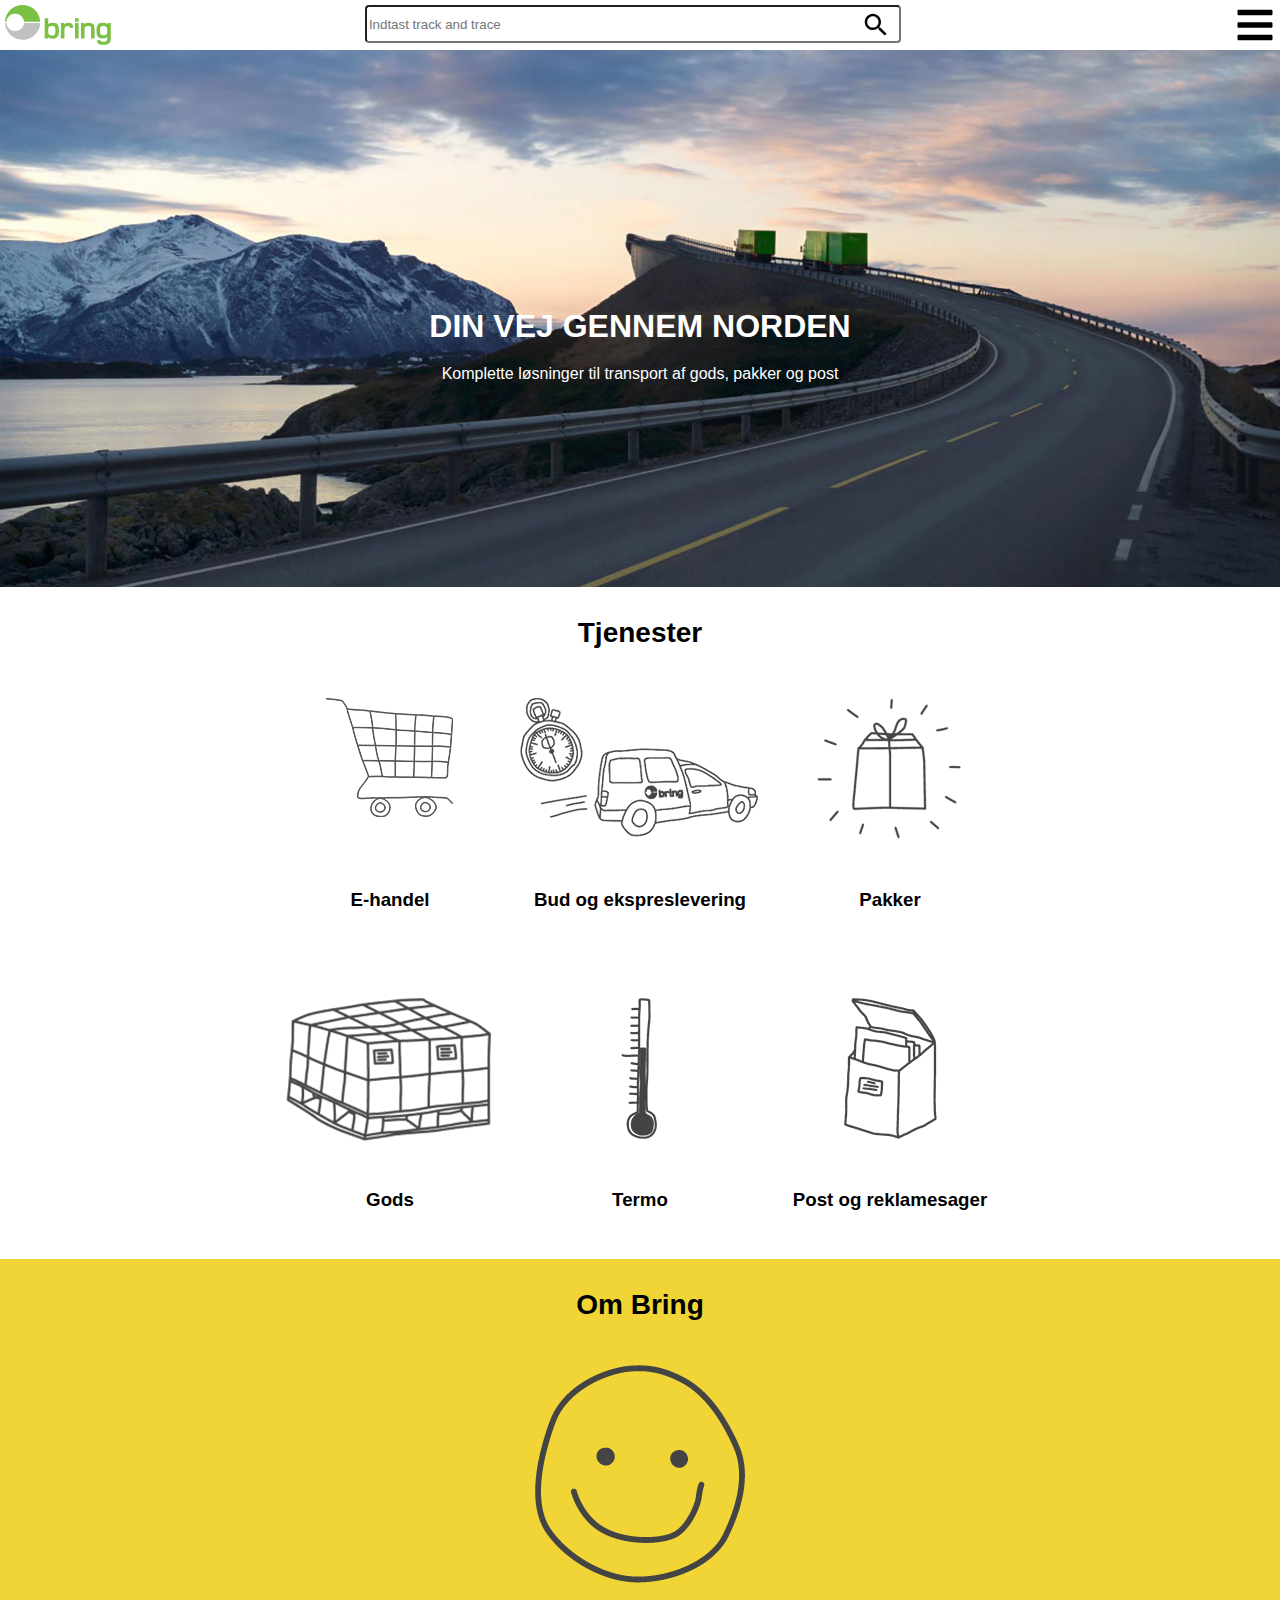
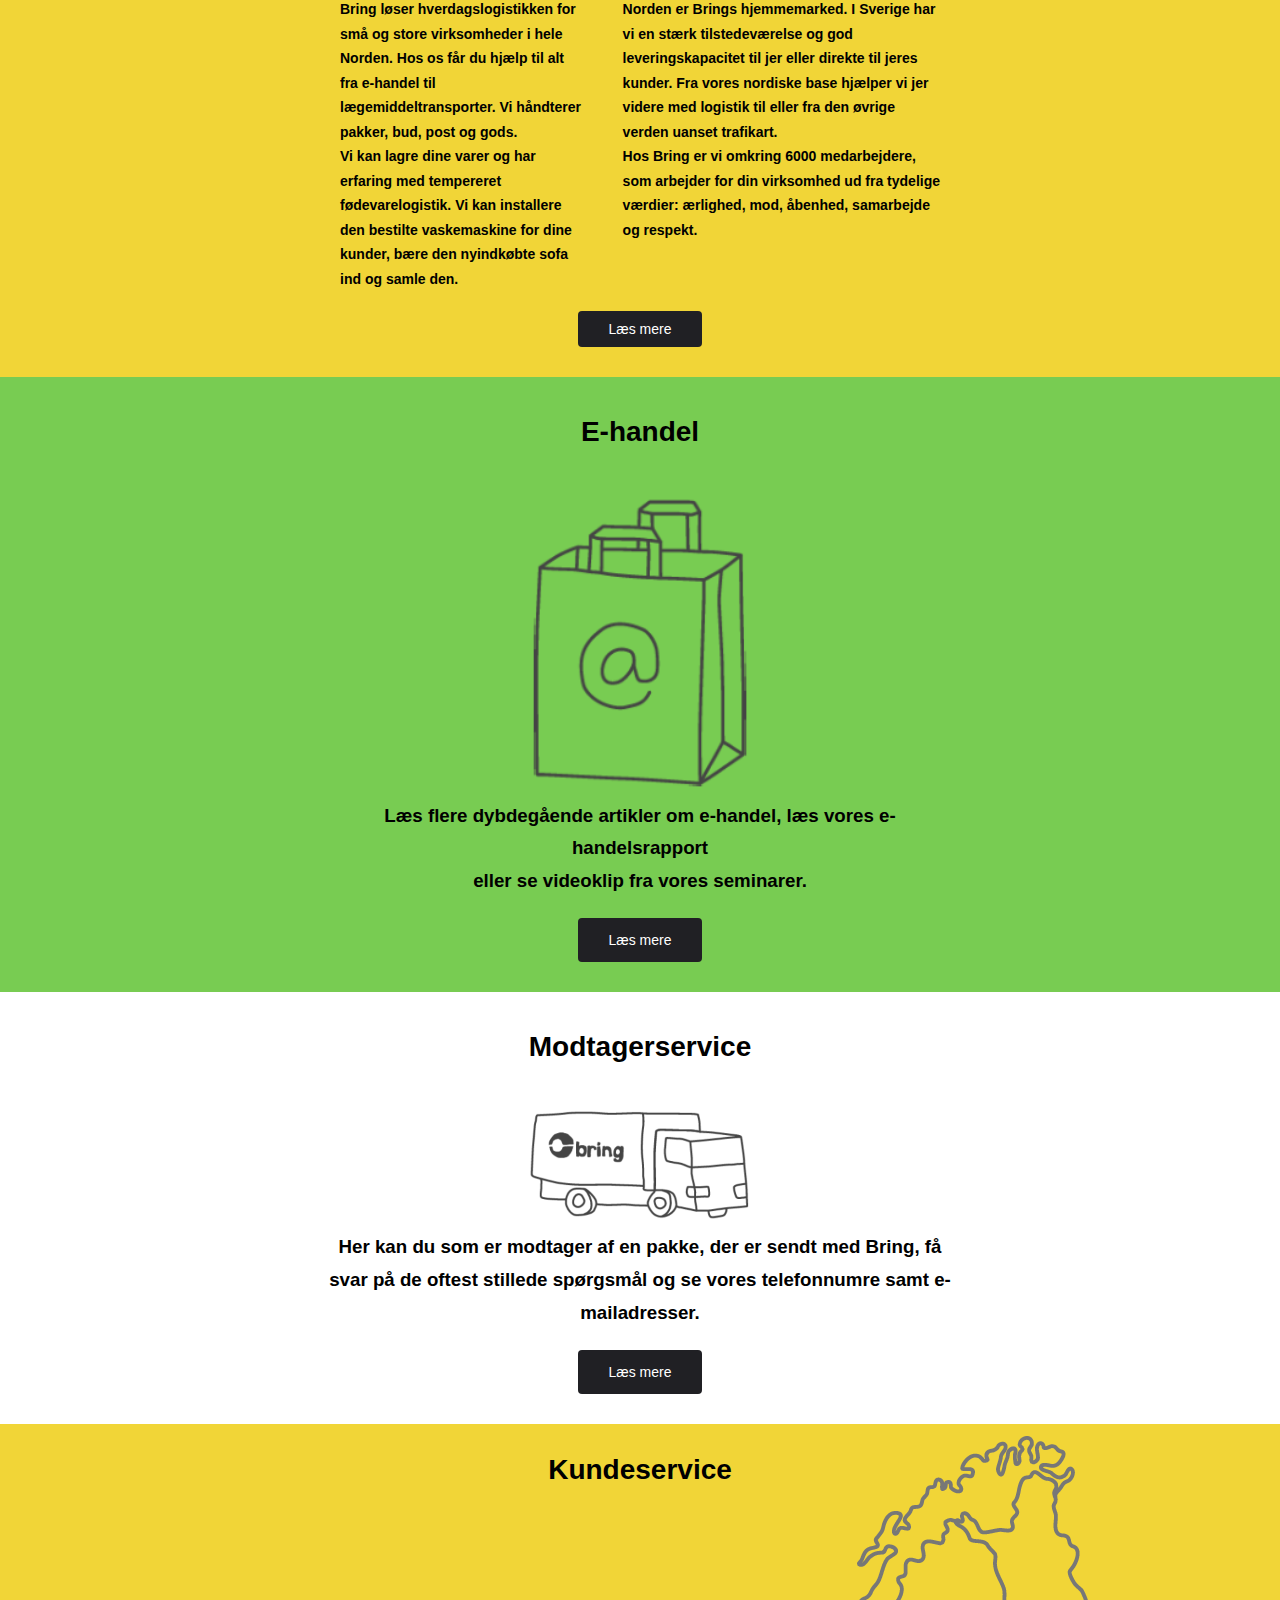
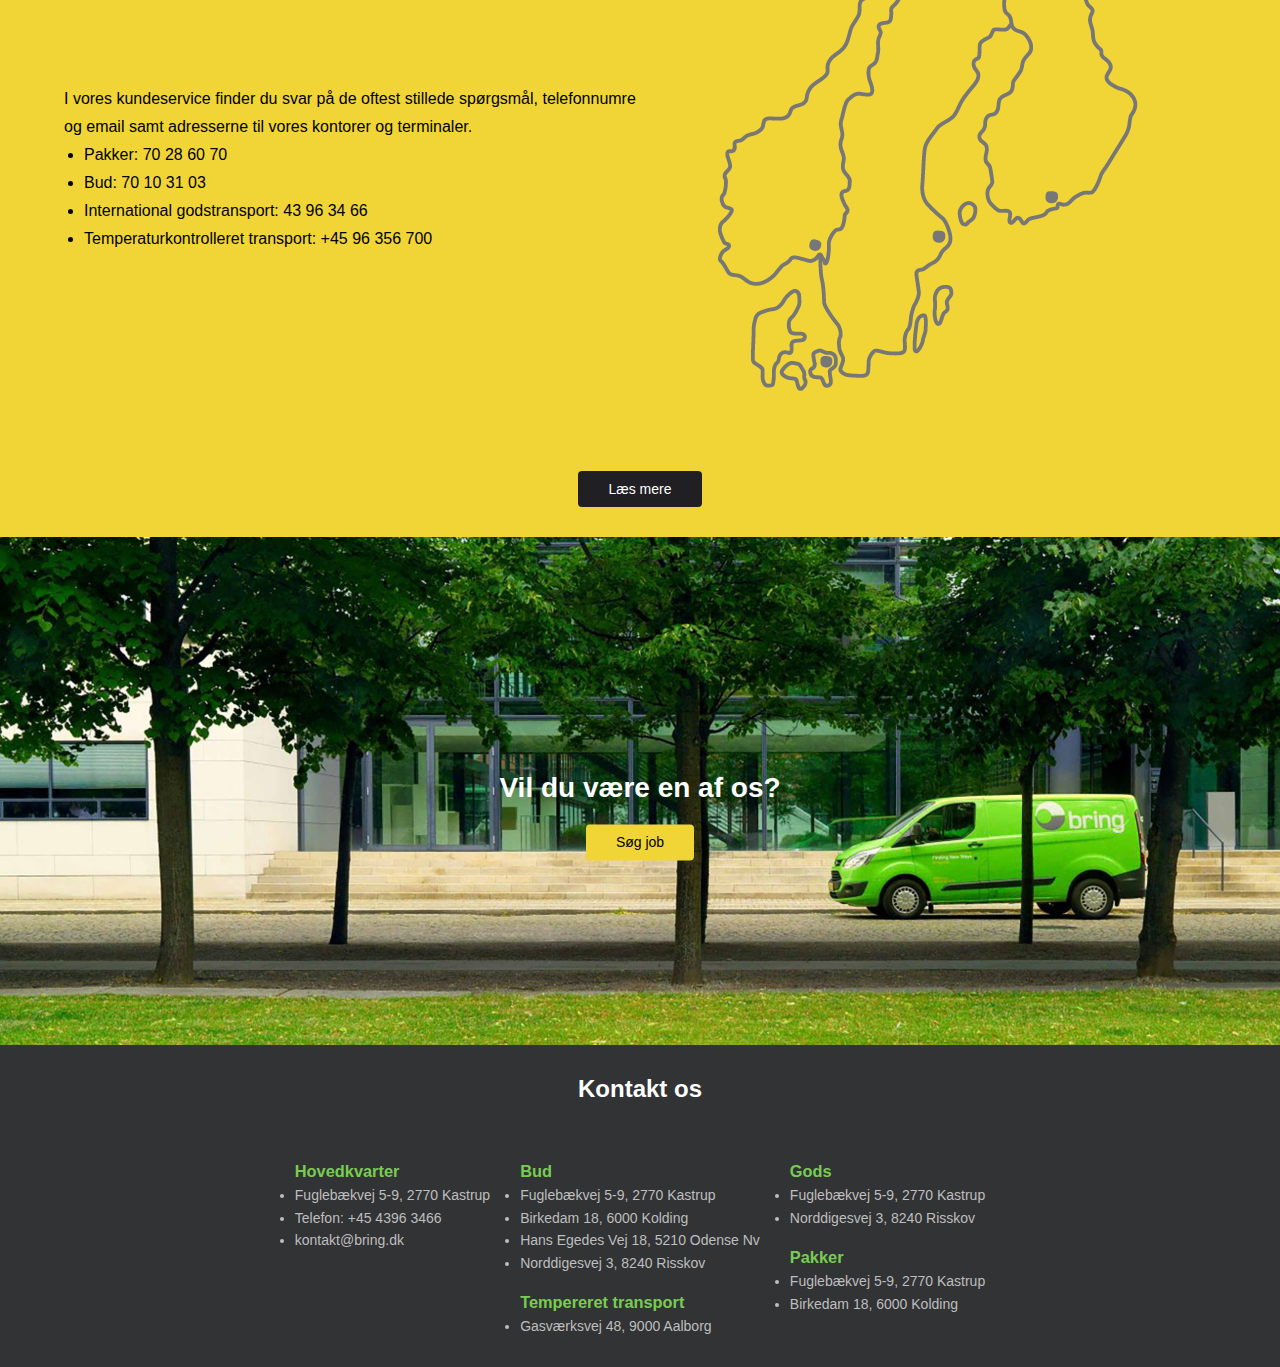
<file: Bring/index.html>
<!DOCTYPE html>
<html lang="en">
<head>
    <meta charset="UTF-8">
    <meta name="viewport" content="width=device-width, initial-scale=1.0">
    <title>Bring Grid og Hamburgermenu</title>

    <link rel="stylesheet" href="/Bring/css/main/index.css">
</head>
<body>
    <header>
        <img src="img/logo.svg" alt="bring logo">
        <form method="post">
            <input type="search" class="searchbar" name="track" placeholder="Indtast track and trace">
            <input type="image" class="search" value="submit" src="img/baseline-search-24px.svg">
        </form>
        <div class="hamburger">
            <input type="checkbox" class="menuopener">
            <img src="img/times-solid.svg" class="closeicon">
            <img src="img/bars-solid.svg" class="menuicon">
        </div>
        <nav>
            <ul id="nav">
                <li><a href="#">Hjem</a></li>
                <li><a href="#">Tjenester</a></li>
                <li><a href="#">Om Bring</a></li>
                <li><a href="#">E-handel</a></li>
                <li><a href="#">Modtagerservice</a></li>
                <li><a href="#">Kundeservice</a></li>
                <li><a href="#">Vil du være en af os?</a></li>
                <li><a href="#">Kontakt os</a></li>
            </ul>
        </nav>
    </header>

    <main>
        <section id="section1" class="section">
            <img src="img/hero-04.jpg" alt="bring transport">
            <article>
                <h1>Din vej gennem Norden</h1>
                <p>Komplette løsninger til transport af gods, pakker og post</p>
            </article>
        </section>

        <section id="section2" class="section">
            <h2>Tjenester</h2>
            <article class="services">
                <div class="service-item">
                    <img src="img/shopping-cart.png" alt="bring e-handel e-commerce">
                    <h3>E-handel</h3>
                </div>

                <div class="service-item">
                    <img src="img/courier-illustration.png" alt="bud budbringer bring">
                    <h3>Bud og ekspreslevering</h3>
                </div>
                <div class="service-item">
                    <img src="img/parcel-illustration.png" alt="pakker levering post">
                    <h3>Pakker</h3>
                </div>

                <div class="service-item">
                    <img src="img/cargo-illustration.png" alt="gods levering transport">
                    <h3>Gods</h3>
                </div>

                <div class="service-item">
                    <img src="img/tempererat.png" alt="temperatur tempereret gods termo">
                    <h3>Termo</h3>
                </div>
                
                <div class="service-item">
                    <img src="img/mailbox.png" alt="post reklame pakker levering">
                    <h3>Post og reklamesager</h3>
                </div>
            </article>
        </section>        

        <section id="section3" class="section">
                <h2>Om Bring</h2>

                <img src="img/smiley.png" alt="smiley happy customers glade kunder">

                <article class="columns shrink">
                    <div class="column">
                        <p>Bring løser hverdagslogistikken for små og store virksomheder i hele Norden. Hos os får du hjælp til alt fra e-handel til lægemiddeltransporter. Vi håndterer pakker, bud, post og gods.</p>

                        <p>Vi kan lagre dine varer og har erfaring med tempereret fødevarelogistik. Vi kan installere den bestilte vaskemaskine for dine kunder, bære den nyindkøbte sofa ind og samle den.</p>
                    </div>

                    <div class="column">
                        <p>Norden er Brings hjemmemarked. I Sverige har vi en stærk tilstedeværelse og god leveringskapacitet til jer eller direkte til jeres kunder. Fra vores nordiske base hjælper vi jer videre med logistik til eller fra den øvrige verden uanset trafikart.</p>

                        <p>Hos Bring er vi omkring 6000 medarbejdere, som arbejder for din virksomhed ud fra tydelige værdier: ærlighed, mod, åbenhed, samarbejde og respekt.</p>
                    </div>
                </article>

                <a href="#" class="readmore">Læs mere</a>
            
        </section>

        <section id="section4" class="section">
            <article class="shrink">
                <h2>E-handel</h2>

                <img src="img/e-handel.png" alt="bring e-handel">

                <h3>Læs flere dybdegående artikler om e-handel, læs vores e-handelsrapport<br>eller se videoklip fra vores seminarer.</h3>

                <a href="#" class="readmore">Læs mere</a>
            </article>
        </section>

        <section  id="section5" class="section">
            <article class="shrink">
                <h2>Modtagerservice</h2>

                <img src="img/truck.png" alt="bring modtageservice">

                <h3>Her kan du som er modtager af en pakke, der er sendt med Bring, få svar på de oftest stillede spørgsmål og se vores telefonnumre samt e-mailadresser.</h3>

                <a href="#" class="readmore">Læs mere</a>
            </article>
        </section>

        <section  id="section6" class="section">            
            <h2>Kundeservice</h2>

            <article>                
                <div class="information">
                    <p>I vores kundeservice finder du svar på de oftest stillede spørgsmål, telefonnumre og email samt adresserne til vores kontorer og terminaler.</p>
                    <ul>
                        <li>Pakker: 70 28 60 70</li>
                        <li>Bud: 70 10 31 03</li>
                        <li>International godstransport: 43 96 34 66</li>
                        <li>Temperaturkontrolleret transport: +45 96 356 700</li>
                    </ul>
                </div>

                <div class="map">
                    <img src="img/bring-map-nordic.png" alt="nordic map headquarters">
                </div>
            </article>

            <a href="#" class="readmore">Læs mere</a>

        </section>

        <section  id="section7" class="section">
            <img src="img/budbil-02.jpg" alt="bring budbil">
            <article>
                <h2>Vil du være en af os?</h2>

                <a href="#" class="seekjob">Søg job</a>
            </article>
            
        </section>
        
    </main>
    <footer>
            <h2>Kontakt os</h2>

            <article class="columns2">
                <div class="column2">
                    <h3>Hovedkvarter</h3>
                    <ul>
                        <li>Fuglebækvej 5-9, 2770 Kastrup</li>
                        <li>Telefon: +45 4396 3466</li>
                        <li>kontakt@bring.dk</li>
                    </ul>
                </div>

                <div class="column2">
                    <h3>Bud</h3>
                    <ul>
                        <li>Fuglebækvej 5-9, 2770 Kastrup</li>
                        <li>Birkedam 18, 6000 Kolding</li>
                        <li>Hans Egedes Vej 18, 5210 Odense Nv</li>
                        <li>Norddigesvej 3, 8240 Risskov</li>
                    </ul>

                    <h3>Tempereret transport</h3>
                    <ul>
                        <li>Gasværksvej 48, 9000 Aalborg</li>
                    </ul>
                </div>

                <div class="column2">
                    <h3>Gods</h3>
                    <ul>
                        <li>Fuglebækvej 5-9, 2770 Kastrup</li>
                        <li>Norddigesvej 3, 8240 Risskov</li>
                    </ul>

                    <h3>Pakker</h3>
                    <ul>
                        <li>Fuglebækvej 5-9, 2770 Kastrup</li>
                        <li>Birkedam 18, 6000 Kolding</li>
                    </ul>
                </div>
            </article>
    </footer>
</body>
</html>
</file>
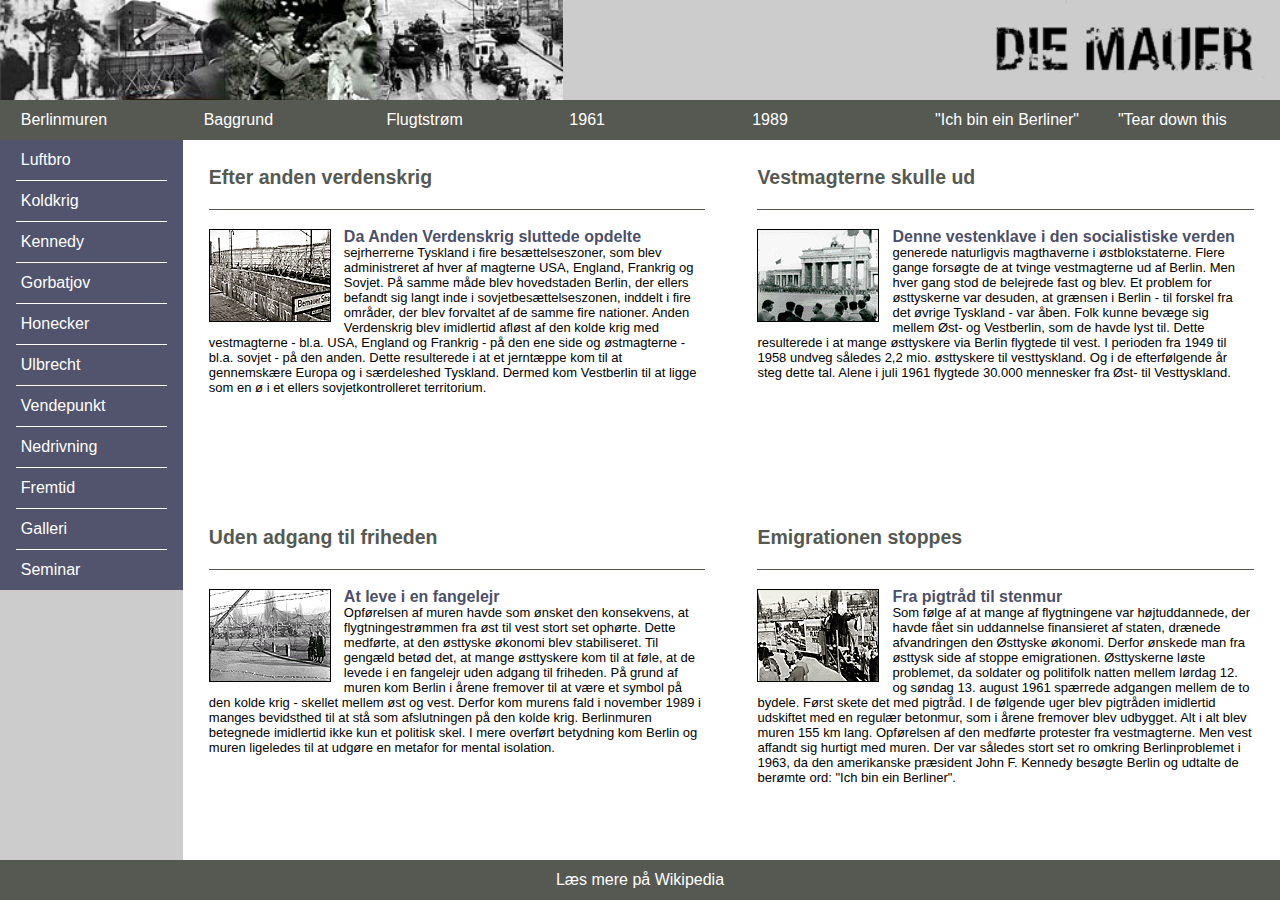
<file: DieMauer/index.html>
<!DOCTYPE html>
<html lang="en">
<head>
    <meta charset="UTF-8">
    <meta name="viewport" content="width=device-width, initial-scale=1.0">
    <link href="style.css" type="text/css" rel="stylesheet">
    <title>Die Mauer</title>
</head>
<body>
    <header>
        <img src="img/hoved.jpg">
        <img src="img/logo.png">
    </header>

    
    <!-- All links are dead links just for example -->
    <!-- <nav> and <ul> removed to make each <li> item a grid <item> -->
    
    <li><a href="#">Berlinmuren</a></li>
    <li><a href="#">Baggrund</a></li>
    <li><a href="#">Flugtstrøm</a></li>
    <li><a href="#">1961</a></li>
    <li><a href="#">1989</a></li>
    <li><a href="#">"Ich bin ein Berliner"</a></li>
    <li><a href="#">"Tear down this wall"</a></li>


    <nav>
        <ul>
            <li><a href="#">Luftbro</a></li>
            <li><a href="#">Koldkrig</a></li>
            <li><a href="#">Kennedy</a></li>
            <li><a href="#">Gorbatjov</a></li>
            <li><a href="#">Honecker</a></li>
            <li><a href="#">Ulbrecht</a></li>
            <li><a href="#">Vendepunkt</a></li>
            <li><a href="#">Nedrivning</a></li>
            <li><a href="#">Fremtid</a></li>
            <li><a href="#">Galleri</a></li>
            <li><a href="#">Seminar</a></li>
        </ul>
    </nav>

    <!-- Articles are not in section tag to make each article an element in the grid -->
    <article>
        <h2>Efter anden verdenskrig</h2>
        <img src="img/mur01.gif">
        <p>Da Anden Verdenskrig sluttede opdelte sejrherrerne Tyskland i fire besættelseszoner, som blev administreret af hver af magterne USA, England, Frankrig og Sovjet. På samme måde blev hovedstaden Berlin, der ellers befandt sig langt inde i sovjetbesættelseszonen, inddelt i fire områder, der blev forvaltet af de samme fire nationer. Anden Verdenskrig blev imidlertid afløst af den kolde krig med vestmagterne - bl.a. USA, England og Frankrig - på den ene side og østmagterne - bl.a. sovjet - på den anden. Dette resulterede i at et jerntæppe kom til at gennemskære Europa og i særdeleshed Tyskland. Dermed kom Vestberlin til at ligge som en ø i et ellers sovjetkontrolleret territorium.</p>
    </article>

    <article>
        <h2>Vestmagterne skulle ud</h2>
        <img src="img/ciel2.gif">
        <p>Denne vestenklave i den socialistiske verden generede naturligvis magthaverne i østblokstaterne. Flere gange forsøgte de at tvinge vestmagterne ud af Berlin. Men hver gang stod de belejrede fast og blev. Et problem for østtyskerne var desuden, at grænsen i Berlin - til forskel fra det øvrige Tyskland - var åben. Folk kunne bevæge sig mellem Øst- og Vestberlin, som de havde lyst til. Dette resulterede i at mange østtyskere via Berlin flygtede til vest. I perioden fra 1949 til 1958 undveg således 2,2 mio. østtyskere til vesttyskland. Og i de efterfølgende år steg dette tal. Alene i juli 1961 flygtede 30.000 mennesker fra Øst- til Vesttyskland.</p>
    </article>


    <article>
        <h2>Uden adgang til friheden</h2>
        <img src="img/mur02.gif">
        <p>At leve i en fangelejr</p>
        <p>Opførelsen af muren havde som ønsket den konsekvens, at flygtningestrømmen fra øst til vest stort set ophørte. Dette medførte, at den østtyske økonomi blev stabiliseret. Til gengæld betød det, at mange østtyskere kom til at føle, at de levede i en fangelejr uden adgang til friheden. På grund af muren kom Berlin i årene fremover til at være et symbol på den kolde krig - skellet mellem øst og vest. Derfor kom murens fald i november 1989 i manges bevidsthed til at stå som afslutningen på den kolde krig. Berlinmuren betegnede imidlertid ikke kun et politisk skel. I mere overført betydning kom Berlin og muren ligeledes til at udgøre en metafor for mental isolation.</p>
    </article>

    <article>
        <h2>Emigrationen stoppes</h2>
        <img src="img/mur06.gif">
        <p>Fra pigtråd til stenmur</p>
        <p>Som følge af at mange af flygtningene var højtuddannede, der havde fået sin uddannelse finansieret af staten, drænede afvandringen den Østtyske økonomi. Derfor ønskede man fra østtysk side af stoppe emigrationen. Østtyskerne løste problemet, da soldater og politifolk natten mellem lørdag 12. og søndag 13. august 1961 spærrede adgangen mellem de to bydele. Først skete det med pigtråd. I de følgende uger blev pigtråden imidlertid udskiftet med en regulær betonmur, som i årene fremover blev udbygget. Alt i alt blev muren 155 km lang. Opførelsen af den medførte protester fra vestmagterne. Men vest affandt sig hurtigt med muren. Der var således stort set ro omkring Berlinproblemet i 1963, da den amerikanske præsident John F. Kennedy besøgte Berlin og udtalte de berømte ord: "Ich bin ein Berliner".</p>
    </article>


    <footer>
        <p>Læs mere på <a href="https://da.wikipedia.org/wiki/Berlinmuren">Wikipedia</a></p>
    </footer>
    
</body>
</html>
</file>
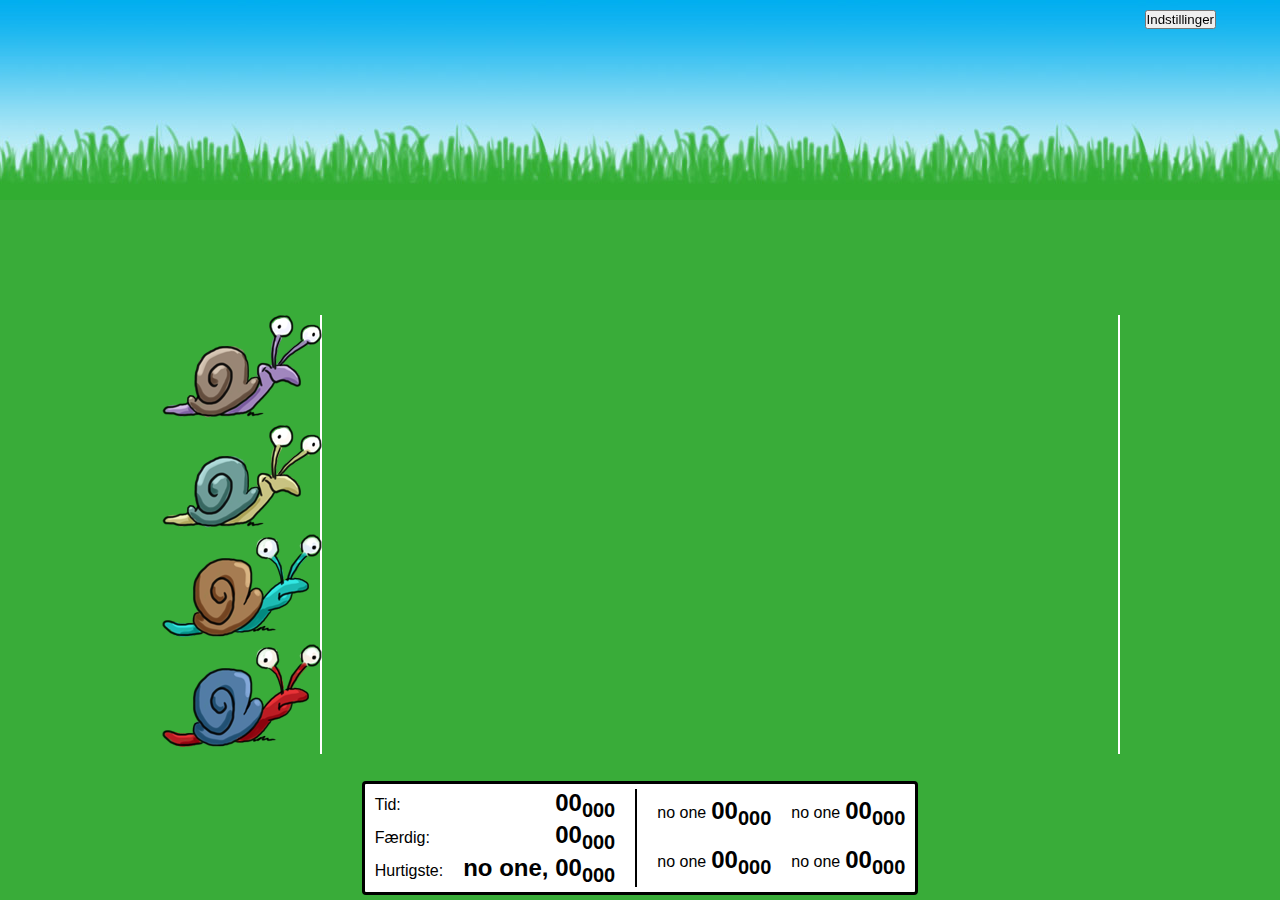
<file: Snegle/index.html>
<!DOCTYPE html>
<html lang="en">
<head>
    <meta charset="UTF-8">
    <meta http-equiv="X-UA-Compatible" content="IE=edge">
    <meta name="viewport" content="width=device-width, initial-scale=1.0">
    <title>Snegle</title>
    <link rel="stylesheet" href="./css/index.css">
    <script src="./js/menus.js" defer></script>
    <script src="./js/settingsMenu.js" defer></script>
    <script src="./js/main.js" defer></script>
</head>
<body>
    <header>
        <nav>
            <div class="filler"></div>
        </nav>
    </header>
    <main>
        <div class="container">
            <div class="startline"></div>
            <div class="race">
                <div class="track">
                    <div id="snail1" class="racesnail">
                        <img src="./imgs/snail1.png" alt="">
                        <p id="snail1name" class="racesnailname"></p>
                    </div>
                </div>
                <div class="track">
                    <div id="snail2" class="racesnail">
                        <img src="./imgs/snail2.png" alt="">
                        <p id="snail2name" class="racesnailname"></p>
                    </div>
                </div>
                <div class="track">
                    <div id="snail3" class="racesnail">
                        <img src="./imgs/snail3.png" alt="">
                        <p id="snail3name" class="racesnailname"></p>
                    </div>
                </div>
                <div class="track">
                    <div id="snail4" class="racesnail">
                        <img src="./imgs/snail4.png" alt="">
                        <p id="snail4name" class="racesnailname"></p>
                    </div>
                </div>
            </div>
            <div class="finishline"></div>
        </div>

        <div class="settings">
            <form action="javascript:submit()" class="settingsContainer">
                <h2>Snegleræs</h2>
                <h4>Hvem skal være med i løbet?</h4>
                <div class="snails"></div>
            </form>
        </div>
    </main>

    <footer>
        <div class="footer">
            <div class="stats">
                <span>Tid: </span><h2 id="timer">00<sub>000</sub></h2>
                <span>Færdig: </span><h2 id="end">00<sub>000</sub></h2>
                <span>Hurtigste: </span><h2 id="fastest">no one, 00<sub>000</sub></>
            </div>
            <div class="seperator"></div>
            <div class="overview">
                <div><span id="racer1name">no one</span><h2 id="racer1time">00<sub>000</sub></h2></div>
                <div><span id="racer2name">no one</span><h2 id="racer2time">00<sub>000</sub></h2></div>
                <div><span id="racer3name">no one</span><h2 id="racer3time">00<sub>000</sub></h2></div>
                <div><span id="racer4name">no one</span><h2 id="racer4time">00<sub>000</sub></h2></div>
            </div>
        </div>
    </footer>
</body>
</html>
</file>
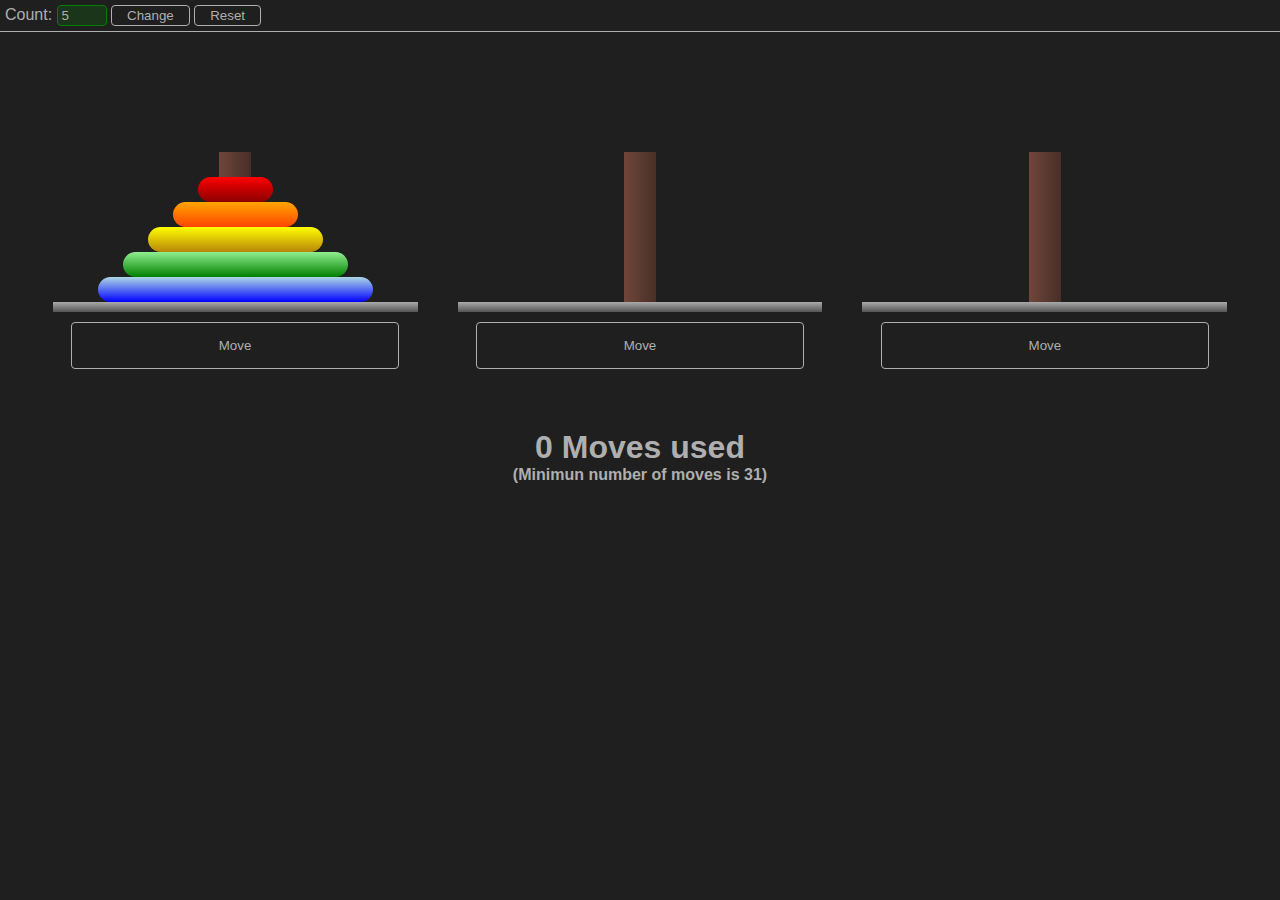
<file: Towers/index.html>
<!DOCTYPE html>
<html lang="en">
<head>
    <meta charset="UTF-8">
    <meta http-equiv="X-UA-Compatible" content="IE=edge">
    <meta name="viewport" content="width=device-width, initial-scale=1.0">
    <title>Towers</title>
    <link rel="stylesheet" href="./css/index.css">
    <script src="./js/main.js" defer></script>
</head>
<body>
    <header>
        <form action="javascript:changeCount()">
            Count:
            <input id="count" type="number" min="2" max="15" value="5" required>
            <button id="submit" type="submit">Change</button>
            <button id="reset" type="reset" onclick="location.reload()">Reset</button>
        </form>
    </header>

    <main>
        <div class="container">
            <div class="towercontainer">
                <article class="tower">
                    <div class="towerbase">
                        <div class="pole"></div>
                        <div class="base"></div>
                    </div>
                    <div id="segments1" class="segments">
                        
                    </div>
                    <button class="towerbutton" onclick="move('pole1')">Move</button>
                </article>
            </div>

            <div class="towercontainer">
                <article class="tower">
                    <div class="towerbase">
                        <div class="pole"></div>
                        <div class="base"></div>
                    </div>
                    <div id="segments2" class="segments">
                        
                    </div>
                    <button class="towerbutton" onclick="move('pole2')">Move</button>
                </article>
            </div>

            <div class="towercontainer">
                <article class="tower">
                    <div class="towerbase">
                        <div class="pole"></div>
                        <div class="base"></div>
                    </div>
                    <div id="segments3" class="segments">
                        
                    </div>
                    <button class="towerbutton" onclick="move('pole3')">Move</button>
                </article>
            </div>

            <h1 id="moves">0 Moves used</h1>
            <h4 id="minmoves">(Minimun number of moves is 0)</h4>
            <h1 id="win">You Won!</h1>
        </div>
    </main>
</body>
</html>
</file>
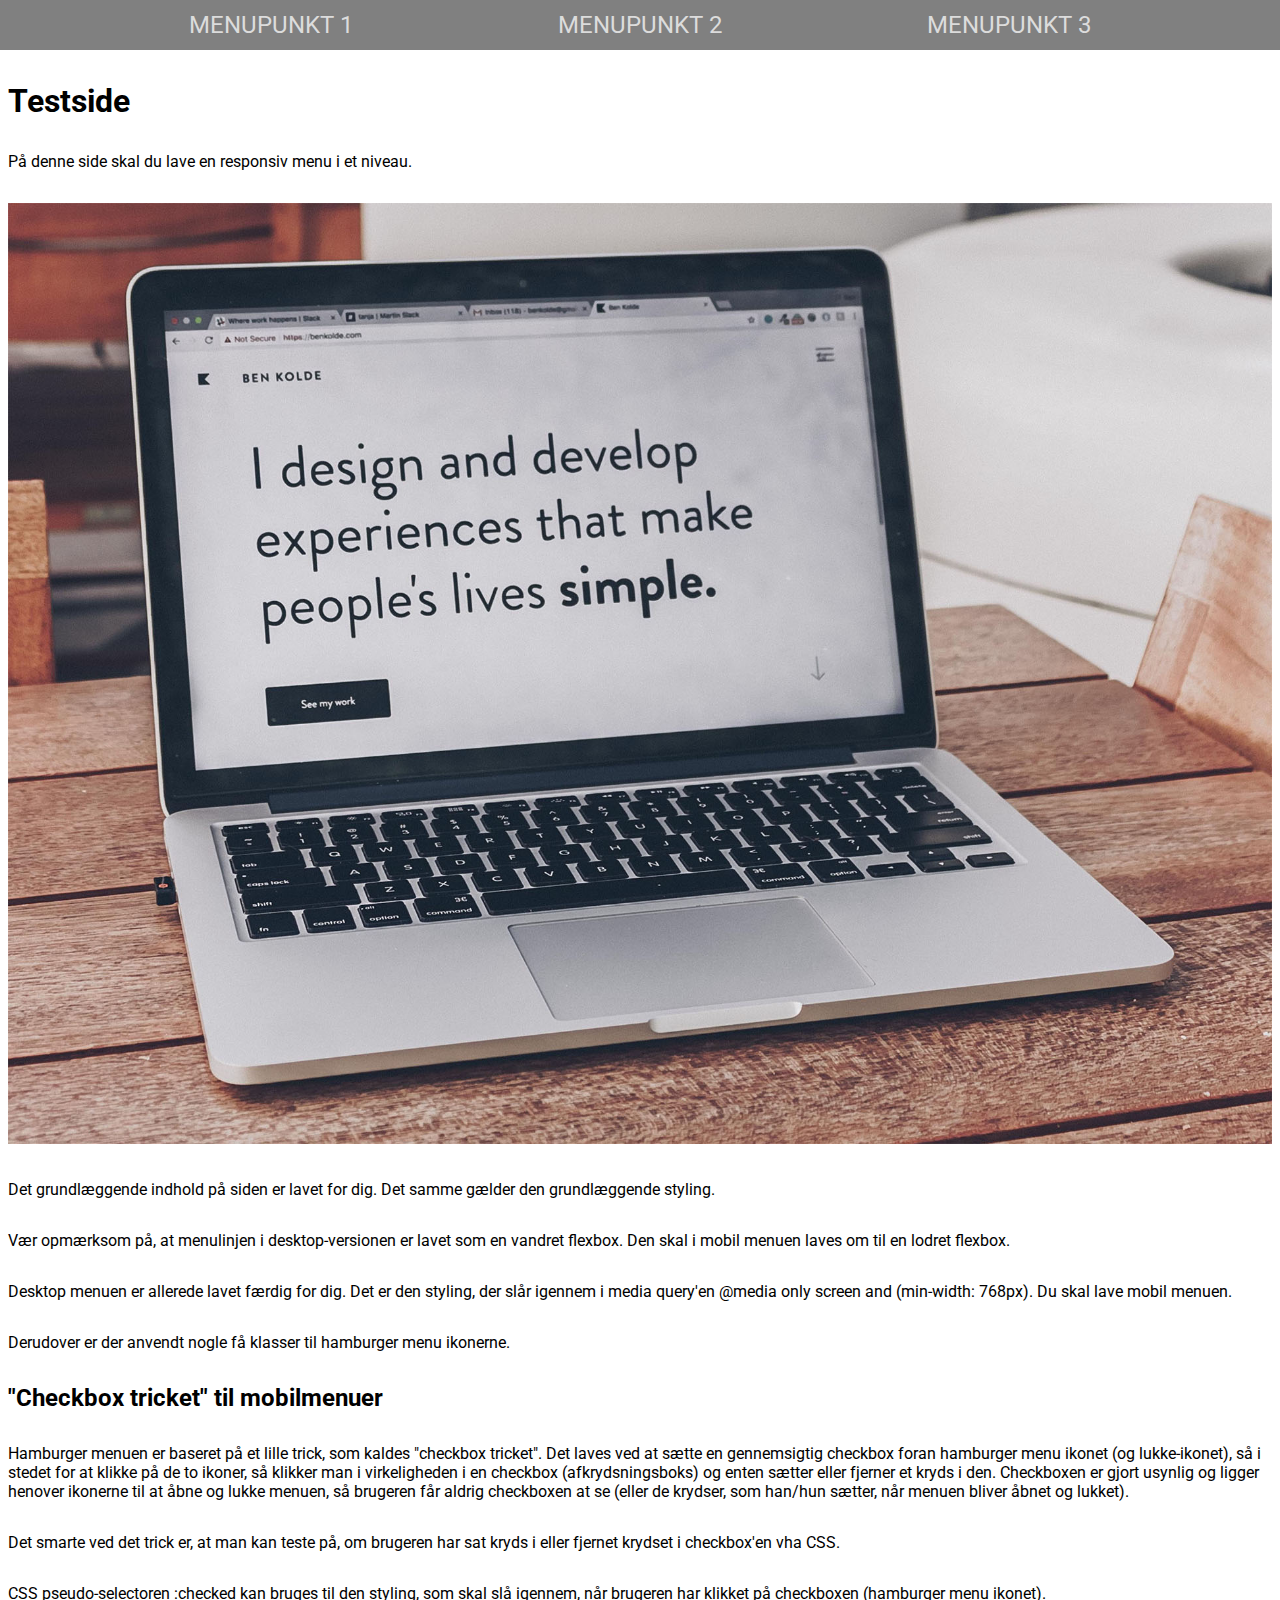
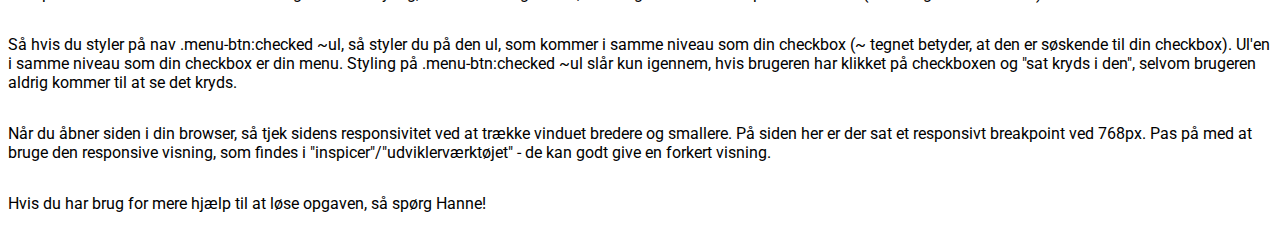
<file: Bring/ResponsivMenu/index.html>
<!DOCTYPE html>
<html>
<head>
    <meta charset="UTF-8">
    <meta name="viewport" content="width=device-width, initial-scale=1.0">
    <link rel="stylesheet" type="text/css" href="style.css">
    <link href="https://fonts.googleapis.com/css?family=Lato|Roboto&display=swap" rel="stylesheet"> 
    <title>Responsiv menu</title>
</head>
<body>
    <nav>
        <!-- Checkbox til at lave "checkbox tricket" - se forklaring i teksten nedenfor -->
        <input class="menu-btn" type="checkbox">
        <!-- Hamburger menu ikon -->
        <img src="img/bars-solid.svg" alt="hamburger menu icon" class="menuicon">
        <!-- Luk hamburger menu ikon -->
		<img src="img/times-solid.svg" alt="hamburger close icon" class="closeicon">
        <ul>
            <li>
                <!-- Alle links er tomme links, dvs de fører ingen steder hen, når man klikker på dem, men de opfører sig som almindelige links. Et tomt link oprettes ved at skrive "#" i href-attributten -->
                <a href="#">menupunkt 1</a>
            </li>
            <li>
                <a href="#">menupunkt 2</a>
            </li>
            <li>
                <a href="#">menupunkt 3</a>
            </li>
        </ul>
    </nav>

    <main>
        <h1>Testside</h1>
        <section>
            <article>
                <p>På denne side skal du lave en responsiv menu i et niveau.</p>
                <img src="img/Image1.jpg" alt="arbejdsbillede">
                <p>Det grundlæggende indhold på siden er lavet for dig. Det samme gælder den grundlæggende styling.</p>
                <p>Vær opmærksom på, at menulinjen i desktop-versionen er lavet som en vandret flexbox. Den skal i mobil menuen laves om til en lodret flexbox.</p>
                <p>Desktop menuen er allerede lavet færdig for dig. Det er den styling, der slår igennem i media query'en @media only screen and (min-width: 768px). Du skal lave mobil menuen.</p>
                <p>Derudover er der anvendt nogle få klasser til hamburger menu ikonerne.</p>
                <h2>"Checkbox tricket" til mobilmenuer</h2>
                <p>Hamburger menuen er baseret på et lille trick, som kaldes "checkbox tricket". Det laves ved at sætte en gennemsigtig checkbox foran hamburger menu ikonet (og lukke-ikonet), så i stedet for at klikke på de to ikoner, så klikker man i virkeligheden i en checkbox (afkrydsningsboks) og enten sætter eller fjerner et kryds i den. Checkboxen er gjort usynlig og ligger henover ikonerne til at åbne og lukke menuen, så brugeren får aldrig checkboxen at se (eller de krydser, som han/hun sætter, når menuen bliver åbnet og lukket).</p>
                <p>Det smarte ved det trick er, at man kan teste på, om brugeren har sat kryds i eller fjernet krydset i checkbox'en vha CSS.</p>
                <p>CSS pseudo-selectoren :checked kan bruges til den styling, som skal slå igennem, når brugeren har klikket på checkboxen (hamburger menu ikonet).</p>
                <p>Så hvis du styler på nav .menu-btn:checked ~ul, så styler du på den ul, som kommer i samme niveau som din checkbox (~ tegnet betyder, at den er søskende til din checkbox). Ul'en i samme niveau som din checkbox er din menu. Styling på .menu-btn:checked ~ul slår kun igennem, hvis brugeren har klikket på checkboxen og "sat kryds i den", selvom brugeren aldrig kommer til at se det kryds.</p>
                <p>Når du åbner siden i din browser, så tjek sidens responsivitet ved at trække vinduet bredere og smallere. På siden her er der sat et responsivt breakpoint ved 768px. Pas på med at bruge den responsive visning, som findes i "inspicer"/"udviklerværktøjet" - de kan godt give en forkert visning.</p>
                <p>Hvis du har brug for mere hjælp til at løse opgaven, så spørg Hanne!</p>
            </article>
        </section>

    </main>
    
</body>
</html>
</file>
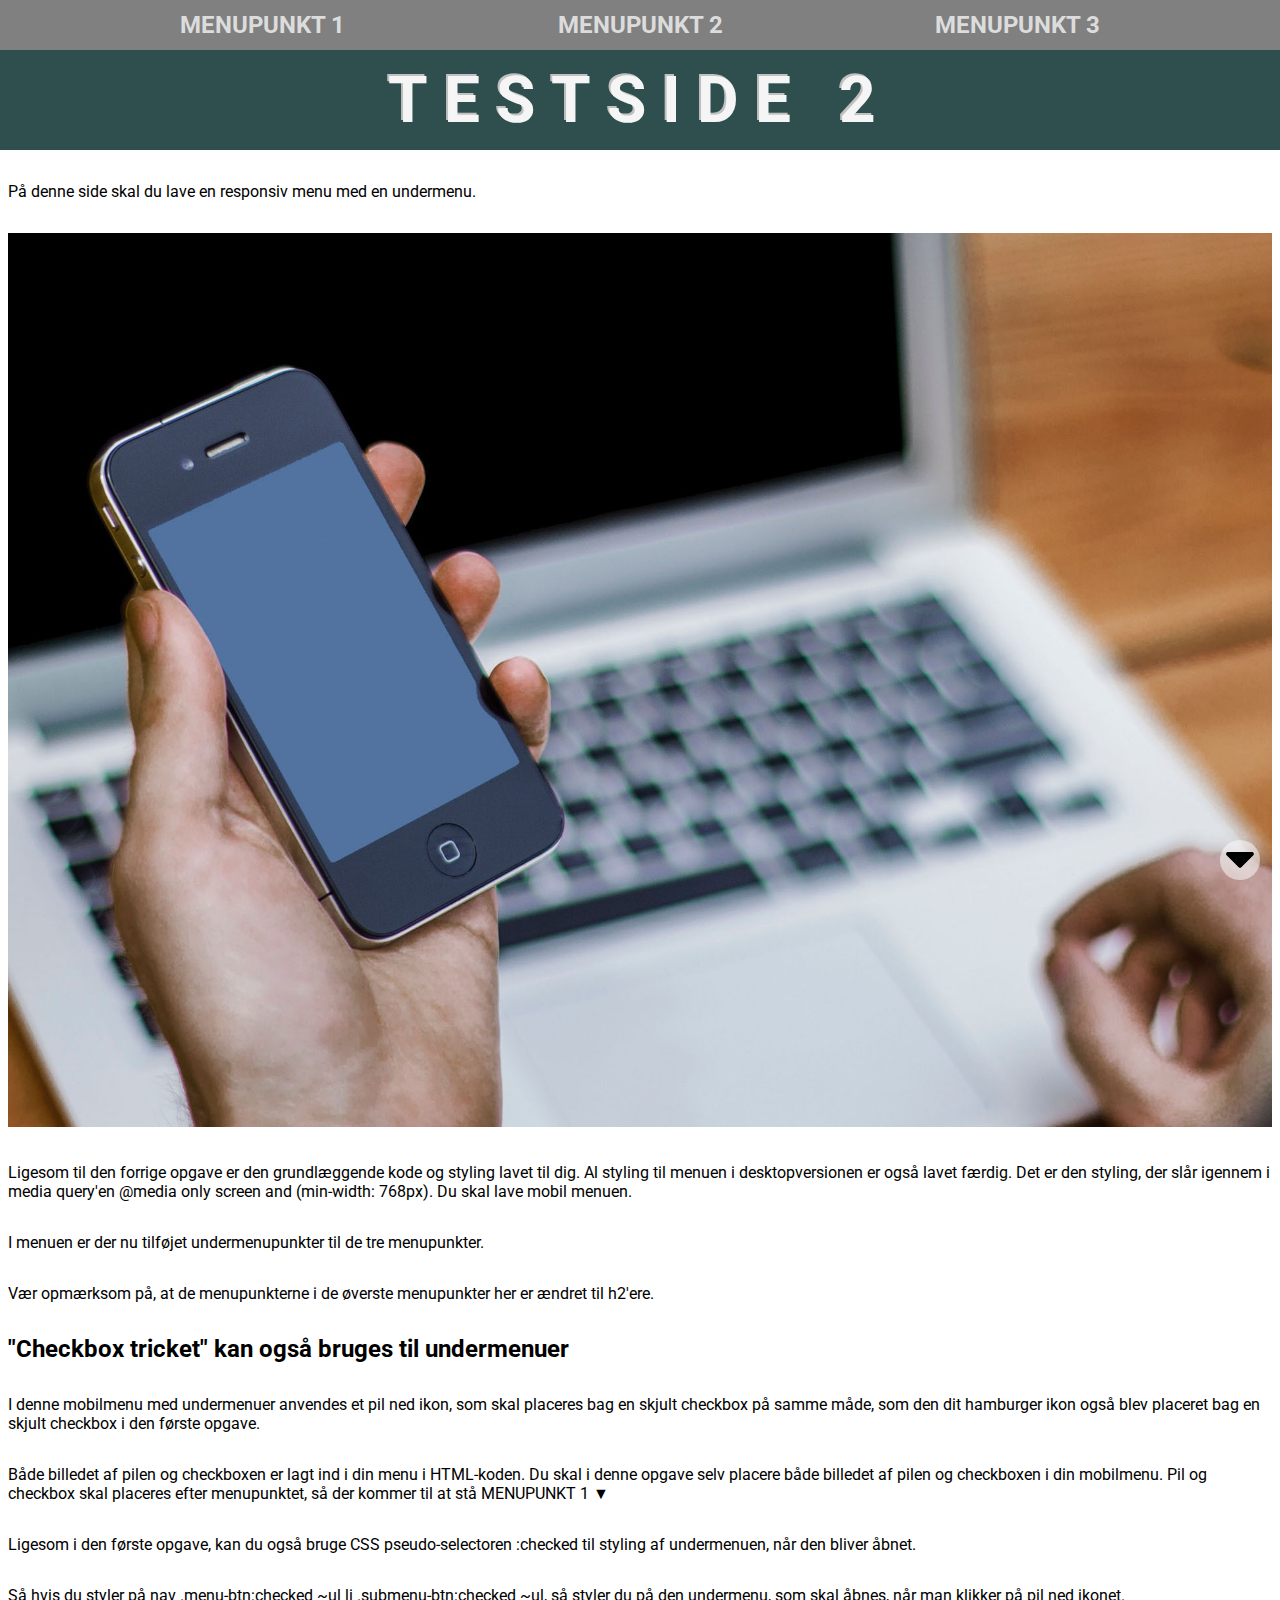
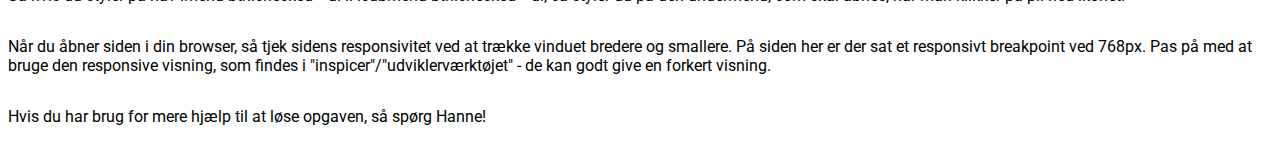
<file: Bring/ResponsivUnderMenu/index.html>
<!DOCTYPE html>
<html>
<head>
    <meta charset="UTF-8">
    <meta name="viewport" content="width=device-width, initial-scale=1.0">
    <link rel="stylesheet" type="text/css" href="style.css">
    <link href="https://fonts.googleapis.com/css?family=Lato|Roboto&display=swap" rel="stylesheet"> 
    <title>Responsiv menu</title>
    <link rel="stylesheet" href="./css/main/index.css">
</head>
<body>
    <nav>
        <!-- Checkbox til at lave "checkbox tricket" -->
        <input class="menu-btn" type="checkbox">
        <!-- Hamburger menu ikon -->
        <img src="img/bars-solid.svg" alt="hamburger menu icon" class="menuicon">
        <!-- Luk hamburger menu ikon -->
		<img src="img/times-solid.svg" alt="hamburger close icon" class="closeicon">
        <ul>
            <li>
                <!-- Alle links er tomme links, dvs de fører ingen steder hen, når man klikker på dem, men de opfører sig som almindelige links. Et tomt link oprettes ved at skrive "#" i href-attributten. I denne udgave er alle links i øverste niveau lavet som h2'ere i stedet for at være links (<a>) -->
                <h2>menupunkt 1</h2>
                <!-- Checkbox til at lave "checkbox tricket" på undermenuen -->
				<input class="submenu-btn" type="checkbox">
                <!-- Pil ned ikon, som viser at menuen indeholder en undermenu -->
                <img src="img/caret-down-solid.svg">
                <ul>
                    <li>
                        <a href="#">undermenupunkt 1</a>
                    </li>
                    <li>
                        <a href="#">undermenupunkt 2</a>
                    </li>
                    <li>
                        <a href="#">undermenupunkt 3</a>
                    </li>
                </ul>
            </li>
            <li>
                <h2>menupunkt 2</h2>
                <input class="submenu-btn" type="checkbox">
                <img src="img/caret-down-solid.svg">
                <ul>
                    <li>
                        <a href="#">undermenupunkt 1</a>
                    </li>
                    <li>
                        <a href="#">undermenupunkt 2</a>
                    </li>
                </ul>
            </li>
            <li>
                <h2>menupunkt 3</h2>
                <input class="submenu-btn" type="checkbox">
                <img src="img/caret-down-solid.svg">
                <ul>
                    <li>
                        <a href="#">undermenupunkt 1</a>
                    </li>
                    <li>
                        <a href="#">undermenupunkt 2</a>
                    </li>
                    <li>
                        <a href="#">undermenupunkt 3</a>
                    </li>
                </ul>
            </li>
        </ul>
    </nav>

    <main>
        <div>
            <h1>Testside 2</h1>
        </div>
        <section>
            <article>
                <p>På denne side skal du lave en responsiv menu med en undermenu.</p>
                <img src="img/Image2.jpg" alt="arbejdsbillede">
                <p>Ligesom til den forrige opgave er den grundlæggende kode og styling lavet til dig. Al styling til menuen i desktopversionen er også lavet færdig. Det er den styling, der slår igennem i media query'en @media only screen and (min-width: 768px). Du skal lave mobil menuen.</p>
                <p>I menuen er der nu tilføjet undermenupunkter til de tre menupunkter.</p>
                <p>Vær opmærksom på, at de menupunkterne i de øverste menupunkter her er ændret til h2'ere.</p>
                <h2>"Checkbox tricket" kan også bruges til undermenuer</h2>
                <p>I denne mobilmenu med undermenuer anvendes et pil ned ikon, som skal placeres bag en skjult checkbox på samme måde, som den dit hamburger ikon også blev placeret bag en skjult checkbox i den første opgave.</p>
                <p>Både billedet af pilen og checkboxen er lagt ind i din menu i HTML-koden. Du skal i denne opgave selv placere både billedet af pilen og checkboxen i din mobilmenu. Pil og checkbox skal placeres efter menupunktet, så der kommer til at stå MENUPUNKT 1 &#x25BC;</p>
                <p>Ligesom i den første opgave, kan du også bruge CSS pseudo-selectoren :checked til styling af undermenuen, når den bliver åbnet.</p>
                <p>Så hvis du styler på nav .menu-btn:checked ~ul li .submenu-btn:checked ~ul, så styler du på den undermenu, som skal åbnes, når man klikker på pil ned ikonet.</p>
                <p>Når du åbner siden i din browser, så tjek sidens responsivitet ved at trække vinduet bredere og smallere. På siden her er der sat et responsivt breakpoint ved 768px. Pas på med at bruge den responsive visning, som findes i "inspicer"/"udviklerværktøjet" - de kan godt give en forkert visning.</p>
                <p>Hvis du har brug for mere hjælp til at løse opgaven, så spørg Hanne!</p>
            </article>
        </section>

        <!-- Pil som kan føre brugeren til toppen af siden -->
        <span><a href="#top"><img src="img/caret-down-solid.svg"></a></span>

    </main>
    
</body>
</html>
</file>
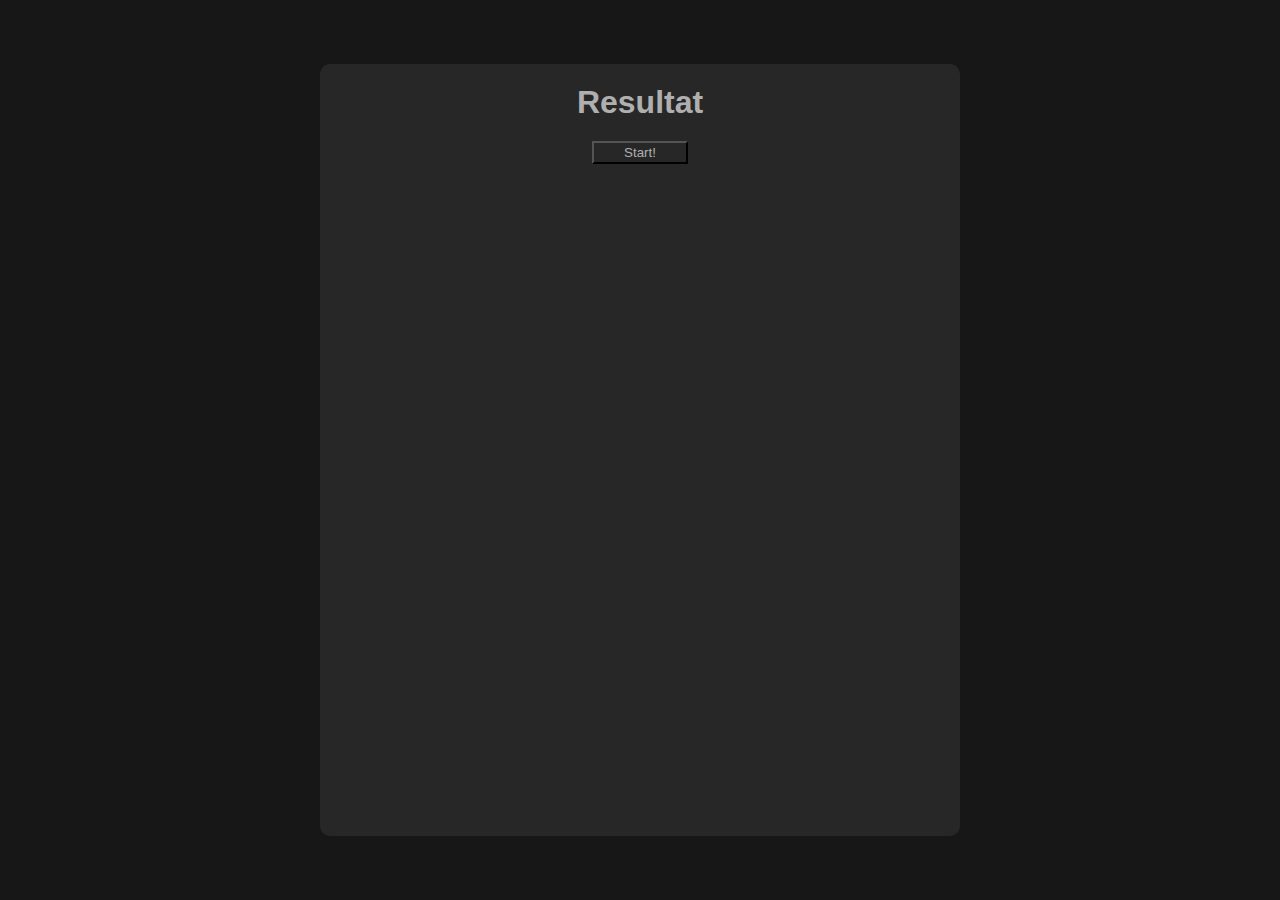
<file: JS/DialogGame/index.html>
<!DOCTYPE html>
<html lang="en">
<head>
    <meta charset="UTF-8">
    <meta http-equiv="X-UA-Compatible" content="IE=edge">
    <meta name="viewport" content="width=device-width, initial-scale=1.0">
    <title>Dialog Box Game</title>
    <link rel="stylesheet" href="./css/main.css">
    <script src="./js/main.js" defer></script>
</head>
<body>
    <ul id="results">
        <h1>Resultat</h1>
    </ul>
</body>
</html>
</file>
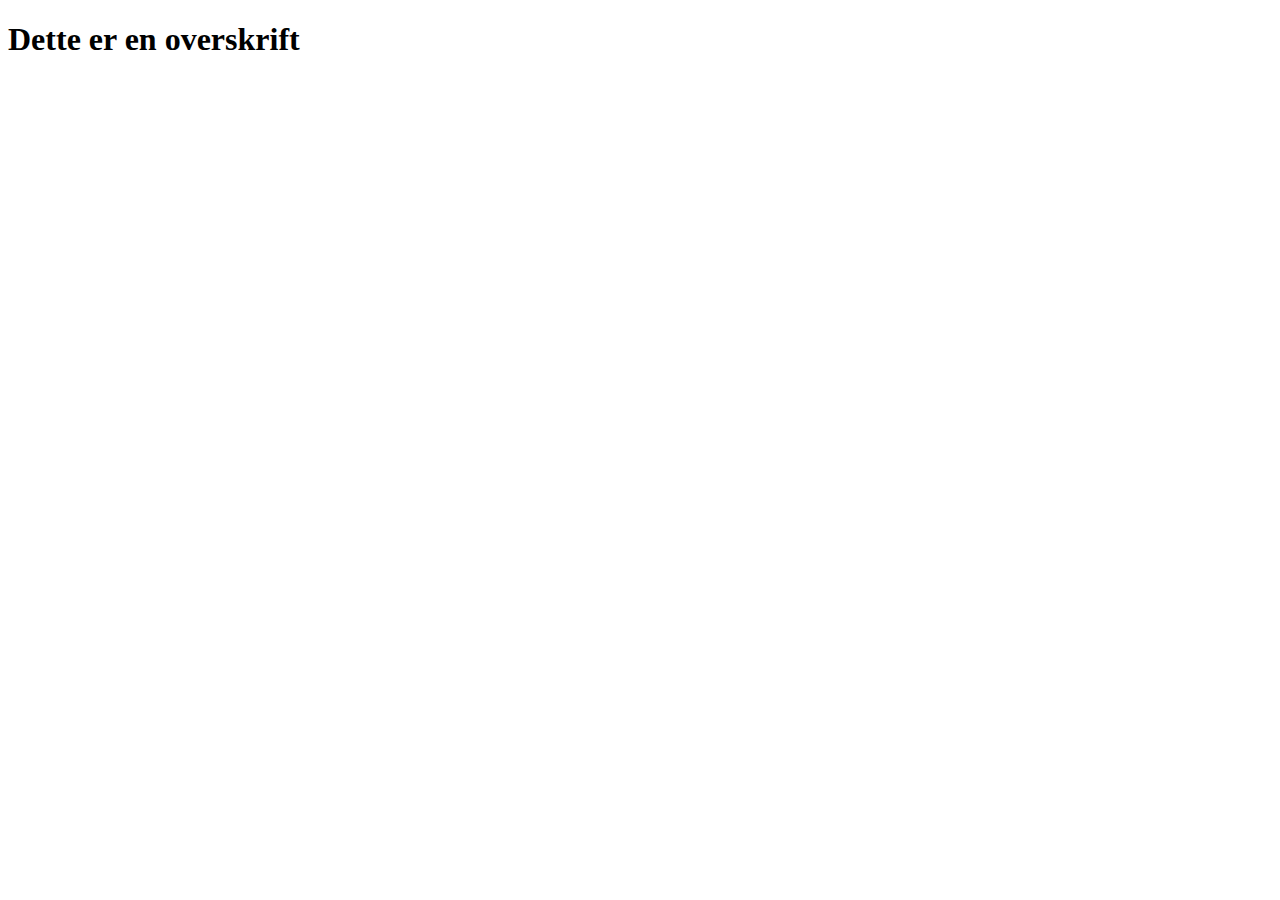
<file: JS/Opgave03/js-append-child.html>
<!DOCTYPE html>
<html lang="en">
<head>
    <meta charset="UTF-8">
    <meta http-equiv="X-UA-Compatible" content="IE=edge">
    <meta name="viewport" content="width=device-width, initial-scale=1.0">
    <title>Document</title>
</head>
<body>
    <script>
        const element = document.createElement('h1');
        const text = document.createTextNode('Dette er en overskrift');

        element.appendChild(text);
        document.querySelector('body').appendChild(element);
    </script>
</body>
</html>
</file>
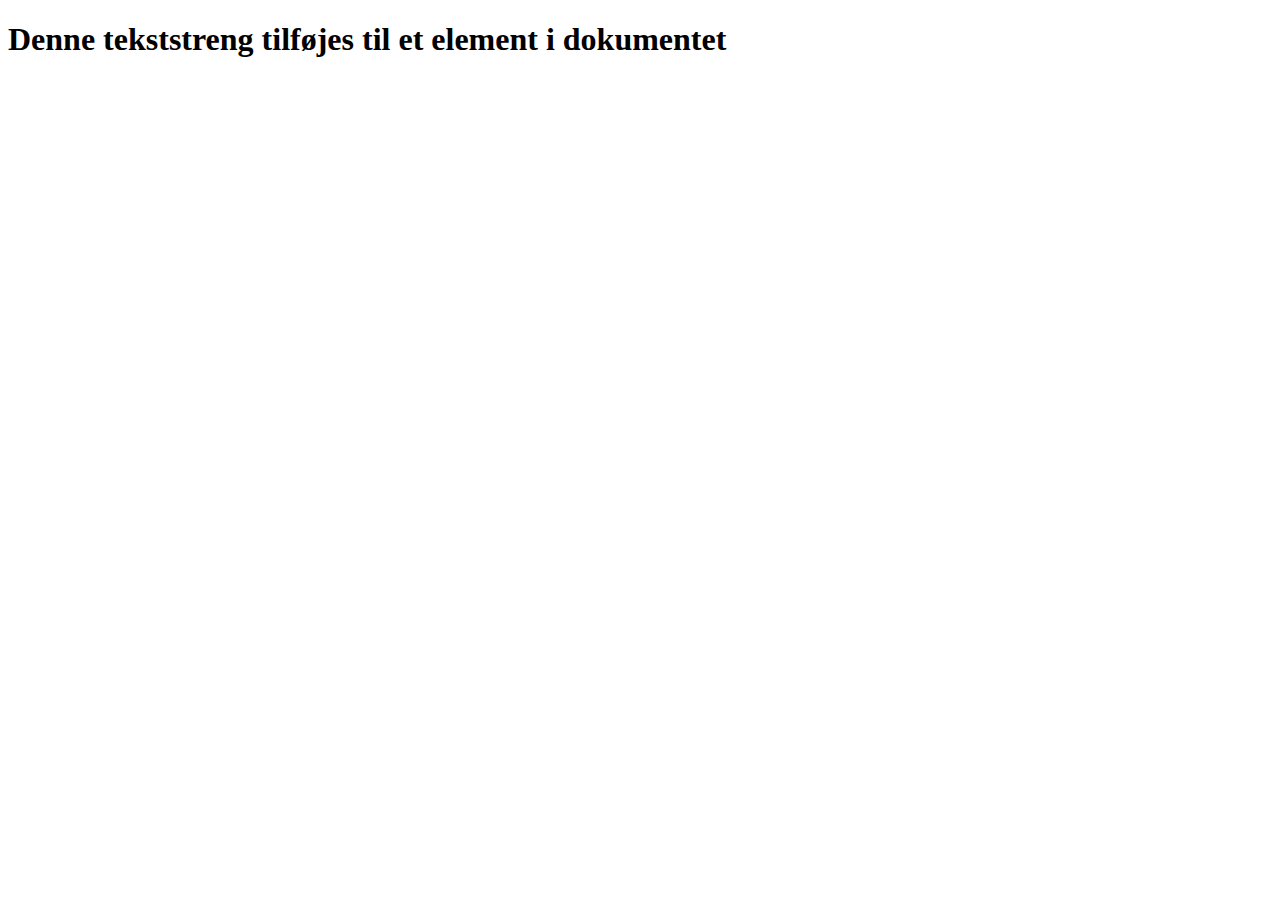
<file: JS/Opgave03/js-inner-html.html>
<!DOCTYPE html>
<html lang="en">
<head>
    <meta charset="UTF-8">
    <meta http-equiv="X-UA-Compatible" content="IE=edge">
    <meta name="viewport" content="width=device-width, initial-scale=1.0">
    <title>Document</title>
</head>
<body>
    <h1>Hello, World!</h1>
    <script>
        const element = document.querySelector('h1');

        element.innerHTML = 'Denne tekststreng tilføjes til et element i dokumentet';
    </script>
</body>
</html>
</file>
<file: Bring/css/main/index.css>
@import url('/Bring/css/style.css');
@import url('/Bring/css/main/header.css');
@import url('/Bring/css/main/main.css');
@import url('/Bring/css/main/footer.css');
@import url('/Bring/css/main/responsive.css');

body {
    display: flex;
    flex-direction: column;
    width: 100%;
    height: 100%;
    overflow: hidden auto;
}
</file>
<file: Snegle/css/index.css>
@import url('./style.css');
@import url('./header.css');
@import url('./main.css');
@import url('./footer.css');

html, body {
    width: 100%;
    height: 100%;
}

body {
    background:  var(--background);
}
</file>
<file: Towers/css/index.css>
@import url("./style.css");
@import url("./header.css");
@import url("./main.css");
@import url("./towers.css");

html, body {
    width: 100%;
}

body {
    background: var(--background);
    overflow-x: hidden;
    padding-bottom: 100px;
}

button:hover {
    cursor: pointer;
    text-shadow: 0 0 5px white;
    transition: text-shadow var(--transition-slow);
}
</file>
<file: Bring/ResponsivMenu/style.css>
/* Styling til mobiludgave */

*
{
    margin: 0;
    padding: 0;
}

body
{
    font-family: 'Roboto', sans-serif;   
}

main
{
    margin: 0.5rem;
}

main section article img
{
    width: 100%;
}

h1, p
{
    margin: 2rem 0;
}

nav
{
    height: 50px;
    background-color: hsl(0, 0%, 50%);
}

nav ul
{
    display: none; /* I mobilvisning skal menuen ikke vises, før brugeren har klikket på hamburger menu ikonet */
    width: 100%;
    list-style-type: none;
    text-transform: uppercase;
    font-size: 24px;
}

nav ul li:hover
{
    background-color: hsla(0, 0%, 100%, 0.3);
}

nav ul li a
{
    text-decoration: none;
    padding: 1rem;
}

/* Fælles styling for checkbox og menuikoner */
nav .menu-btn, nav>img
{
    height: 40px;
    position: absolute;
    top: 5px;
    right: 10px;
}

/* Separat styling for checkbox */
nav .menu-btn
{
    display: block;
    width: 40px;
    z-index: 7;
    opacity: 0;
    cursor: pointer;
}

/* Separat styling for menuikoner */
nav>img
{
    z-index: 6;
}

nav .menu-btn ~ .menuicon
{
    display: block;
}

nav .menu-btn ~ .closeicon
{
    display: none;
}

/* Særlig styling til desktop - minimum viewport bredde på 768 pixels */

@media only screen and (min-width: 768px)
{
    nav
    {
        line-height: 50px;
    }

    nav .menu-btn ~ .menuicon
    {
        display: none;
    }

    nav input.menu-btn
    {
        display: none;
    }

    nav ul
    {
        display: flex;
        justify-content: space-evenly;
        height: auto;   
    }

    nav ul li
    {
        padding: 0;
    }

    nav ul li a
    {
        color: gainsboro;
    }

    nav ul li:hover a
    {
        color: darkslategray;
    }
}
</file>
<file: Bring/ResponsivUnderMenu/style.css>
/* Styling til mobiludgave. Denne slår også igennem på desktop med mindre den er ændret i media queryen (@media only screen and (min-width: 768px)) */

*
{
    margin: 0;
    padding: 0;
    z-index: 1;
}

body
{
    font-family: 'Roboto', sans-serif;   
}

main section
{
    margin: 0.5rem;
}

main section article img
{
    width: 100%;
}

h1
{
    height: 100px;
    background-color: darkslategray;
    color: whitesmoke;
    font-size: 3rem;
    letter-spacing: 0.3rem;
    display: flex;
    justify-content: center;
    align-items: center;
    text-transform: uppercase;
    text-shadow: -2px -2px silver;
}

p
{
    margin: 2rem 0;
}

nav
{
    height: 50px;
    background-color: hsl(0, 0%, 50%);
    line-height: 50px;
}

nav ul
{
    display: none; /* I mobilvisning skal menuen ikke vises, før brugeren har klikket på hamburger menu ikonet */
    width: 100%;
    list-style-type: none;
    text-transform: uppercase;
    font-size: 24px;
}

nav ul li h2
{
    color: gainsboro;
    font-size: 24px;
    cursor: pointer;
    padding: 0 2rem;
}

nav ul li a
{
    text-decoration: none;
    padding: 1rem;
}

/* Fælles styling for checkbox og menuikoner */
nav .menu-btn, nav>img
{
    height: 40px;
    position: absolute;
    top: 5px;
    right: 10px;
}

/* Separat styling for checkbox */
nav .menu-btn
{
    display: block;
    width: 40px;
    z-index: 7;
    opacity: 0;
    cursor: pointer;
}

/* Separat styling for menuikoner */
nav>img
{
    z-index: 6;
}

/* Hamburger menu ikonen vises som default */
nav .menu-btn ~ .menuicon
{
    display: block;
}

/* Lukke ikonet til menuen skjules som default */
nav .menu-btn ~ .closeicon
{
    display: none;
}

/* Pil nederst i højre hjørne, som altid kan føre brugeren til toppen. Dette styler den hvide cirkel bag pilen */
main>span
{
    width: 40px;
    height: 40px;
    border-radius: 50%;
    background-color: hsla(0, 0%, 100%, 0.5);
    position: fixed;
    bottom: 20px;
    right: 20px;
    display: flex;
    justify-content: center;
    align-items: center;        
}

/* Styling af selve til-top pil billedet */
main>span img
{
    width: 30px;
}

/* Særlig styling til desktop - minimum viewport bredde på 768 pixels */
@media only screen and (min-width: 768px)
{
    h1
    {
        font-size: 4rem;
        letter-spacing: 1rem;
    }

    /* Checkbox og hamburger menu ikon vises ikke på desktop */
    nav .menu-btn ~ .menuicon, nav .menu-btn
    {
        display: none;
    }

    nav ul
    {
        display: flex;
        justify-content: space-evenly;
        height: auto;   
    }

    nav ul li
    {
        padding: 0;
    }

    nav ul li:hover
    {
        background-color: hsla(0, 0%, 20%);
    }

    nav ul li:hover h2
    {
        background-color: hsla(0, 0%, 20%);
    }

    nav ul li a
    {
        color: gainsboro;
    }

    /* Checkbox og pil ned ikon skal ikke vises i desktop visning */
    nav ul li img, nav ul li input
    {
        display: none;
    }

    /* Styling af dropdown menu. Den skal ikke vises (display: none), før man hover over det overliggende menupunkt */
    nav ul li ul
    {
        display: none;
        position: absolute;
        background-color: hsl(0, 0%, 80%);
        text-transform: none;
        width: 235px;
        font-size: 20px;
        text-align: left;
    }

    /* Når brugeren hover over det overliggende menupunkt, skal dropdown menuen vises */
    nav ul li:hover ul
    {
        display: block;
    }

    nav ul li:hover a
    {
        color: darkslategray;
    }

    nav ul li ul li
    {
        display: block;
        padding: 0 1rem;
    }

    nav ul li ul li:hover
    {
        background-color: hsla(0, 0%, 20%, 0.6);
    }

    nav ul li ul li:hover a
    {
        color: gainsboro;
    }

    

}
</file>
<file: Bring/ResponsivUnderMenu/css/main/index.css>
@import url("../style.css");
@import url("./main.css");
</file>
<file: JS/DialogGame/css/main.css>
@import url('./style.css');

#results {
    background: var(--results);
    width: 50%;
    border-radius: 10px;
    padding: 20px;
    display: flex;
    flex-direction: column;
    align-items: center;
}

h1 {
    width: 100%;
    text-align: center;
    padding-bottom: 20px;
}

button {
    padding: 2px 30px;
    background: none;
    border: var(--border);
}

button:hover {
    cursor: pointer;
}

li {
    display: block;
    text-align: center;
    padding: 5px 0;
}
</file>
<file: DieMauer/style.css>
/* Reset of all margins and paddings */

*
{
    margin: 0;
    padding: 0;
}

/* Main styling */

html, body {
    height: 100%;
}

body
{
    width: 100%;
    margin: 0 auto;
    font-family: 'Segoe UI', Tahoma, Geneva, Verdana, sans-serif;
    display: grid;
    grid-template-columns: 1fr 1fr 1fr 1fr 1fr 1fr 1fr;
    grid-template-rows: auto auto 1fr 1fr auto;
}

/* Header styling */

header
{
    background-color: #CCCCCC;
    height: 100px;
    grid-column: 1 / -1;
}

    
header img:first-of-type
{
    height: 100px;
}

header img:last-of-type
{
    height: 100px;
    float: right;
}

/* General menu styling - applies to both menus (and footer for some properties) */

body > li, nav ul li
{
    list-style-type: none;
    line-height: 40px;
}

body > li a, nav ul a
{
    padding: 0 0 0 0.3em;
}

nav ul a, footer a, body > li a
{
    text-decoration: none;
    color: white;
}

nav ul li:hover, body > li:hover
{
    background-color: #CCCCCC;
}

nav ul li:hover a, body > li:hover a
{
    color: rgba(50, 54, 84, 0.8);
}

/* Top navigation styling (and some also apply for footer) */

body > li, footer
{
    height: 40px;
    background-color: #565952;
    color: white;
}

body > li {
    grid-row: 2;
}

/* Side navigation styling */

nav
{
    background-color: #CCCCCC;
    grid-row: 3 / 6;
}

nav ul
{
    background-color: rgba(50, 54, 84, 0.8);
}

nav ul li a
{
    display: block;
    border-bottom: 1px solid white;
}

nav ul li a, body > li a
{
    margin: 0 1rem;
}

nav ul li:last-of-type a
{
    border-bottom: none;
}

/* Footer styling */

footer
{
    text-align: center;
    line-height: 40px;
    grid-column: 1 / -1;
    grid-row: -1;
}

/* Article styling */

article
{
    margin: 2em;
    font-size: small;
    grid-column: 2 / 5;
}

article:nth-child(odd) {
    grid-column: 5 / 8;
}

article img
{
    float: left;
    margin-right: 1em;
}

article p:first-of-type::first-line
{
    color: rgba(50, 54, 84, 0.9);
    line-height: 1rem;
    padding-bottom: 2px;
    font-size: 1rem;
    font-weight: bold;
}

h2
{
    color: #565952;
    margin-bottom: 1em;
    padding-bottom: 1em;
    border-bottom: 1px solid #565952;
}

@media only screen and (min-width: 1300px) {
    body
    {
        width: 1300px;
        margin: 0 auto;
    }
    
    body > li
    {
        border-right: 1px solid white;
    }

    body > li:last-of-type
    {
        border-right: none;
    }
}

@media only screen and (max-width: 900px) {
    body {
        grid-template-columns: 1fr 1fr;
        grid-template-rows: auto auto auto auto auto auto auto auto auto 1fr 1fr 1fr 1fr auto auto auto auto auto auto auto auto auto auto auto auto;
        grid-template-areas: 
            "head head"
            "head head"
            ". ."
            ". ."
            ". ."
            ". ."
            ". ."
            ". ."
            ". ."
            ". ."
            ". ."
            ". ."
            ". ."
            "nav nav"
            "nav nav"
            "nav nav"
            "nav nav"
            "nav nav"
            "nav nav"
            "nav nav"
            "nav nav"
            "nav nav"
            "nav nav"
            "nav nav"
            "foot foot";
    }

    * {
        grid-column: 1 / 3 !important;
        grid-row: auto;
    }

    header {
        width: 100%;
        height: fit-content;
        grid-area: head;
    }

    header > img:first-of-type {
        width: 100%;
        height: auto;
    }

    header > img:last-of-type {
        height: 50px;
    }

    body > li {
        grid-column: auto !important;
        grid-row: auto;
    }

    nav {
        grid-area: nav;
    }

    footer {
        grid-area: foot;
    }
}

@media only screen and (max-width: 400px) {
    body > li {
        grid-column: 1 / 3 !important;
        grid-row: auto;
    }
}
</file>
